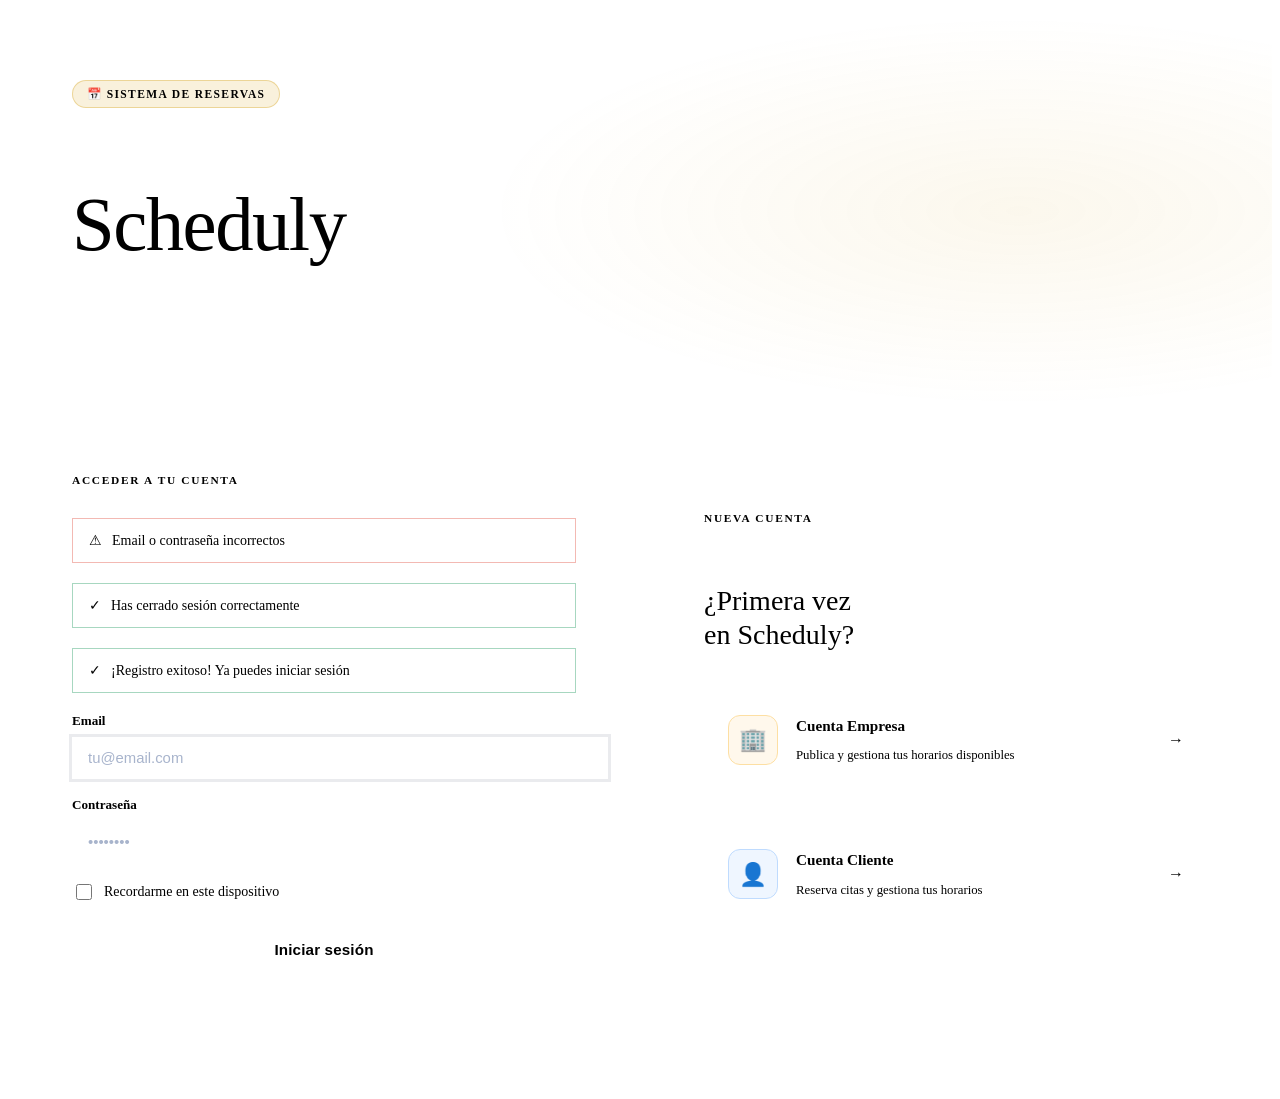
<file: src/main/resources/templates/index.html>
<!DOCTYPE html>
<html xmlns:th="http://www.thymeleaf.org">
<head>
    <meta charset="UTF-8">
    <meta name="viewport" content="width=device-width, initial-scale=1.0">
    <title>Scheduly — Gestión de Horarios</title>
    <link rel="stylesheet" th:href="@{/css/index-style.css}">
    <style>
        body { background: var(--surface); display: flex; flex-direction: column; }

        /* HERO */
        .hero {
            background: var(--navy);
            padding: 72px 64px 60px;
            position: relative;
            overflow: hidden;
        }

        .hero::before {
            content: '';
            position: absolute;
            inset: 0;
            background: radial-gradient(ellipse 70% 80% at 80% 50%, rgba(212,160,23,0.08) 0%, transparent 60%);
            pointer-events: none;
        }

        .hero-inner { position: relative; z-index: 1; max-width: 560px; }

        .hero-tag {
            display: inline-flex;
            align-items: center;
            gap: 8px;
            background: rgba(212,160,23,0.15);
            border: 1px solid rgba(212,160,23,0.35);
            color: var(--amber-light);
            font-size: 0.72rem;
            font-weight: 600;
            letter-spacing: 0.12em;
            text-transform: uppercase;
            padding: 6px 14px;
            border-radius: 99px;
            margin-bottom: 28px;
        }

        .hero h1 {
            font-family: 'DM Serif Display', Georgia, serif;
            font-size: clamp(3rem, 6vw, 5rem);
            font-weight: 400;
            line-height: 1;
            letter-spacing: -0.02em;
            color: var(--white);
            margin-bottom: 18px;
        }

        .hero h1 .accent { color: var(--amber); }

        .hero p {
            color: rgba(255,255,255,0.5);
            font-size: 1.05rem;
            line-height: 1.65;
            max-width: 400px;
        }

        /* GRID */
        .page-grid {
            display: grid;
            grid-template-columns: 1fr 1fr;
            flex: 1;
        }

        /* LOGIN PANEL */
        .login-panel {
            padding: 60px 64px;
            display: flex;
            flex-direction: column;
            justify-content: center;
            border-right: 1px solid var(--border);
            background: var(--white);
        }

        .panel-label {
            font-size: 0.71rem;
            font-weight: 600;
            letter-spacing: 0.15em;
            text-transform: uppercase;
            color: var(--muted);
            margin-bottom: 32px;
            display: flex;
            align-items: center;
            gap: 12px;
        }

        .panel-label::after {
            content: '';
            flex: 1;
            height: 1px;
            background: var(--border);
        }

        .form-group { margin-bottom: 18px; }

        .form-group label {
            display: block;
            font-size: 0.82rem;
            font-weight: 600;
            color: var(--text);
            margin-bottom: 8px;
        }

        .form-group input {
            width: 100%;
            padding: 13px 16px;
            border: 1.5px solid var(--border);
            border-radius: var(--radius);
            font-family: 'DM Sans', sans-serif;
            font-size: 0.93rem;
            color: var(--text);
            background: var(--white);
            transition: border-color 0.18s, box-shadow 0.18s;
            outline: none;
        }

        .form-group input:focus {
            border-color: var(--navy);
            box-shadow: 0 0 0 3px rgba(27,42,74,0.09);
        }

        .form-group input::placeholder { color: #A8B4CC; }

        .check-row {
            display: flex;
            align-items: center;
            gap: 9px;
            margin-bottom: 24px;
            font-size: 0.875rem;
            color: var(--muted);
        }

        .check-row input[type="checkbox"] {
            width: 16px;
            height: 16px;
            accent-color: var(--navy);
            cursor: pointer;
        }

        .btn-login {
            width: 100%;
            padding: 14px;
            background: var(--navy);
            color: var(--white);
            border: none;
            border-radius: var(--radius);
            font-family: 'DM Sans', sans-serif;
            font-size: 0.95rem;
            font-weight: 700;
            cursor: pointer;
            transition: background 0.18s, transform 0.15s, box-shadow 0.18s;
            letter-spacing: 0.01em;
        }

        .btn-login:hover {
            background: var(--navy-light);
            transform: translateY(-1px);
            box-shadow: 0 6px 20px rgba(27,42,74,0.25);
        }

        .alert {
            padding: 13px 16px;
            border-radius: var(--radius);
            font-size: 0.875rem;
            margin-bottom: 20px;
            display: flex;
            align-items: center;
            gap: 10px;
            font-weight: 500;
        }

        .alert-danger  { background: var(--danger-bg);  color: var(--danger);  border: 1px solid #F3B9B3; }
        .alert-success { background: var(--success-bg); color: var(--success); border: 1px solid #A7D7C0; }

        /* REGISTER PANEL */
        .register-panel {
            padding: 60px 64px;
            display: flex;
            flex-direction: column;
            justify-content: center;
            background: var(--surface);
        }

        .reg-title {
            font-family: 'DM Serif Display', Georgia, serif;
            font-size: 1.75rem;
            font-weight: 400;
            margin-bottom: 28px;
            color: var(--navy);
            line-height: 1.2;
        }

        .account-cards { display: flex; flex-direction: column; gap: 14px; }

        .account-card {
            background: var(--white);
            border: 1.5px solid var(--border);
            border-radius: var(--radius-lg);
            padding: 22px 24px;
            display: flex;
            align-items: center;
            gap: 18px;
            text-decoration: none;
            color: var(--text);
            transition: border-color 0.2s, transform 0.2s, box-shadow 0.2s;
            box-shadow: var(--shadow-sm);
        }

        .account-card:hover {
            transform: translateY(-2px);
            box-shadow: var(--shadow-md);
            color: var(--text);
            text-decoration: none;
        }

        .account-card.empresa:hover { border-color: var(--amber); }
        .account-card.cliente:hover { border-color: #3b82f6; }

        .card-icon {
            width: 48px; height: 48px;
            border-radius: 12px;
            display: flex;
            align-items: center;
            justify-content: center;
            flex-shrink: 0;
            font-size: 1.4rem;
        }

        .card-icon.empresa { background: #FFF8EC; border: 1px solid #FDDFA3; }
        .card-icon.cliente { background: #EFF6FF; border: 1px solid #BFDBFE; }

        .card-text { flex: 1; }

        .card-text h3 {
            font-size: 0.95rem;
            font-weight: 700;
            margin-bottom: 3px;
            color: var(--navy);
        }

        .card-text p { font-size: 0.8rem; color: var(--muted); line-height: 1.4; }

        .card-arrow {
            margin-left: auto;
            color: var(--muted);
            font-size: 1rem;
            transition: transform 0.2s, color 0.2s;
            flex-shrink: 0;
        }

        .account-card:hover .card-arrow { transform: translateX(4px); color: var(--navy); }

        /* FOOTER */
        .footer {
            background: var(--navy-dark);
            color: rgba(255,255,255,0.35);
            text-align: center;
            padding: 22px;
            font-size: 0.79rem;
        }

        .footer strong { color: rgba(255,255,255,0.6); }

        @media (max-width: 900px) {
            .page-grid { grid-template-columns: 1fr; }
            .login-panel { border-right: none; border-bottom: 1px solid var(--border); padding: 48px 32px; }
            .register-panel { padding: 48px 32px; }
            .hero { padding: 52px 32px 44px; }
        }
    </style>
</head>
<body>

    <div class="hero">
        <div class="hero-inner">
            <div class="hero-tag">&#128197; Sistema de reservas</div>
            <h1>Sched<span class="accent">uly</span></h1>
            <p>Gestión de horarios para empresas y clientes. Simple, rápido y seguro.</p>
        </div>
    </div>

    <div class="page-grid">

        <!-- LOGIN -->
        <div class="login-panel">
            <div class="panel-label">Acceder a tu cuenta</div>

            <div th:if="${error}" class="alert alert-danger">
                &#9888; <span th:text="${error}">Email o contraseña incorrectos</span>
            </div>
            <div th:if="${logout}" class="alert alert-success">
                &#10003; <span th:text="${logout}">Has cerrado sesión correctamente</span>
            </div>
            <div th:if="${registro}" class="alert alert-success">
                &#10003; <span th:text="${registro}">¡Registro exitoso! Ya puedes iniciar sesión</span>
            </div>

            <form th:action="@{/login}" method="post">
                <div class="form-group">
                    <label for="username">Email</label>
                    <input type="email" id="username" name="username" placeholder="tu@email.com" required autofocus>
                </div>
                <div class="form-group">
                    <label for="password">Contraseña</label>
                    <input type="password" id="password" name="password" placeholder="••••••••" required>
                </div>
                <div class="check-row">
                    <input type="checkbox" id="remember-me" name="remember-me">
                    <label for="remember-me">Recordarme en este dispositivo</label>
                </div>
                <button type="submit" class="btn-login">Iniciar sesión</button>
            </form>
        </div>

        <!-- REGISTER -->
        <div class="register-panel">
            <div class="panel-label">Nueva cuenta</div>
            <p class="reg-title">¿Primera vez<br>en Scheduly?</p>

            <div class="account-cards">
                <a href="/registro?tipo=empresa" class="account-card empresa">
                    <div class="card-icon empresa">&#127970;</div>
                    <div class="card-text">
                        <h3>Cuenta Empresa</h3>
                        <p>Publica y gestiona tus horarios disponibles</p>
                    </div>
                    <span class="card-arrow">&#8594;</span>
                </a>

                <a href="/registro?tipo=cliente" class="account-card cliente">
                    <div class="card-icon cliente">&#128100;</div>
                    <div class="card-text">
                        <h3>Cuenta Cliente</h3>
                        <p>Reserva citas y gestiona tus horarios</p>
                    </div>
                    <span class="card-arrow">&#8594;</span>
                </a>
            </div>
        </div>
    </div>

    <div class="footer">
        <strong>Scheduly</strong> &mdash; &copy; 2026 Sistema de Gestión de Horarios
    </div>

</body>
</html>
</file>
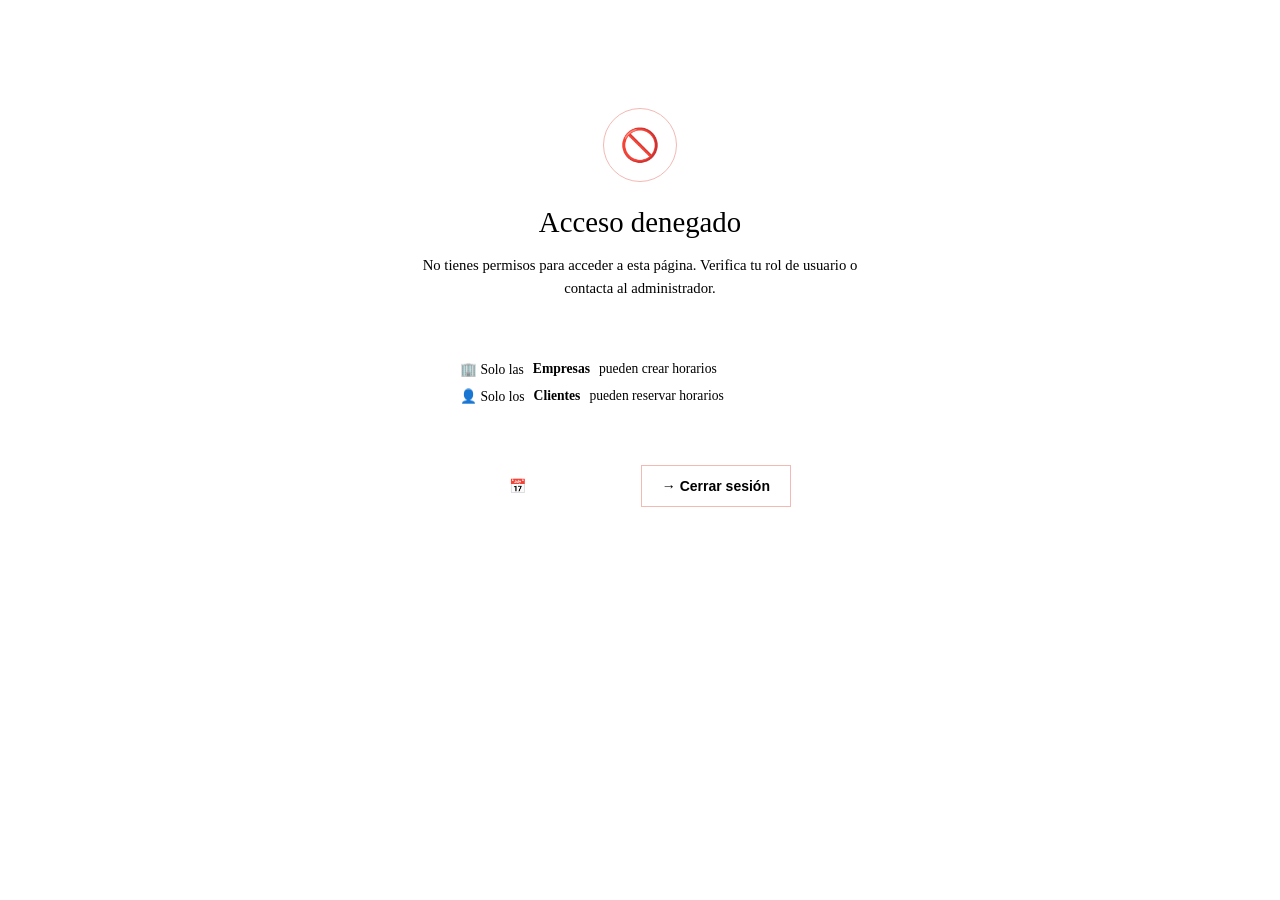
<file: src/main/resources/templates/acceso-denegado.html>
<!DOCTYPE html>
<html xmlns:th="http://www.thymeleaf.org">
<head>
    <meta charset="UTF-8">
    <meta name="viewport" content="width=device-width, initial-scale=1.0">
    <title>Acceso Denegado — Scheduly</title>
    <link rel="stylesheet" th:href="@{/css/index-style.css}">
    <style>
        body { display: flex; align-items: center; justify-content: center; padding: 40px 20px; }

        .error-card {
            background: white;
            border: 1.5px solid var(--border);
            border-radius: var(--radius-lg);
            padding: 60px 48px;
            text-align: center;
            max-width: 480px;
            width: 100%;
            box-shadow: var(--shadow-md);
        }

        .icon-wrap {
            width: 72px; height: 72px;
            background: var(--danger-bg);
            border-radius: 50%;
            display: flex; align-items: center; justify-content: center;
            margin: 0 auto 24px;
            font-size: 2rem;
            border: 1px solid #F3B9B3;
        }

        .error-card h1 {
            font-family: 'DM Serif Display', Georgia, serif;
            font-size: 1.8rem;
            font-weight: 400;
            margin-bottom: 12px;
            color: var(--danger);
        }

        .error-card p {
            color: var(--muted);
            font-size: 0.92rem;
            line-height: 1.6;
            margin-bottom: 28px;
        }

        .info-box {
            background: var(--surface);
            border: 1px solid var(--border);
            border-radius: var(--radius);
            padding: 16px 20px;
            text-align: left;
            margin-bottom: 28px;
        }

        .info-box ul { list-style: none; display: flex; flex-direction: column; gap: 10px; }

        .info-box li {
            font-size: 0.85rem;
            color: var(--muted);
            display: flex;
            align-items: center;
            gap: 9px;
        }

        .info-box li strong { color: var(--text); }

        .btn-row { display: flex; gap: 10px; justify-content: center; flex-wrap: wrap; }

        .btn-primary {
            display: inline-flex;
            align-items: center;
            gap: 6px;
            background: var(--navy);
            color: white;
            border: none;
            border-radius: var(--radius);
            padding: 12px 20px;
            font-family: 'DM Sans', sans-serif;
            font-size: 0.875rem;
            font-weight: 600;
            text-decoration: none;
            cursor: pointer;
            transition: background 0.18s;
        }

        .btn-primary:hover { background: var(--navy-light); color: white; text-decoration: none; }

        .btn-outline {
            display: inline-flex;
            align-items: center;
            gap: 6px;
            background: none;
            color: var(--danger);
            border: 1.5px solid #F3B9B3;
            border-radius: var(--radius);
            padding: 12px 20px;
            font-family: 'DM Sans', sans-serif;
            font-size: 0.875rem;
            font-weight: 600;
            cursor: pointer;
            transition: all 0.18s;
        }

        .btn-outline:hover { background: var(--danger-bg); border-color: var(--danger); }
    </style>
</head>
<body>
    <div class="error-card">
        <div class="icon-wrap">&#128683;</div>
        <h1>Acceso denegado</h1>
        <p>No tienes permisos para acceder a esta página. Verifica tu rol de usuario o contacta al administrador.</p>

        <div class="info-box">
            <ul>
                <li>&#127970; Solo las <strong>Empresas</strong> pueden crear horarios</li>
                <li>&#128100; Solo los <strong>Clientes</strong> pueden reservar horarios</li>
            </ul>
        </div>

        <div class="btn-row">
            <a href="/horarios" class="btn-primary">
                &#128197; Ir a horarios
            </a>
            <form th:action="@{/logout}" method="post" style="margin:0">
                <input type="hidden" th:name="${_csrf.parameterName}" th:value="${_csrf.token}"/>
                <button type="submit" class="btn-outline">
                    &#8594; Cerrar sesión
                </button>
            </form>
        </div>
    </div>
</body>
</html>
</file>
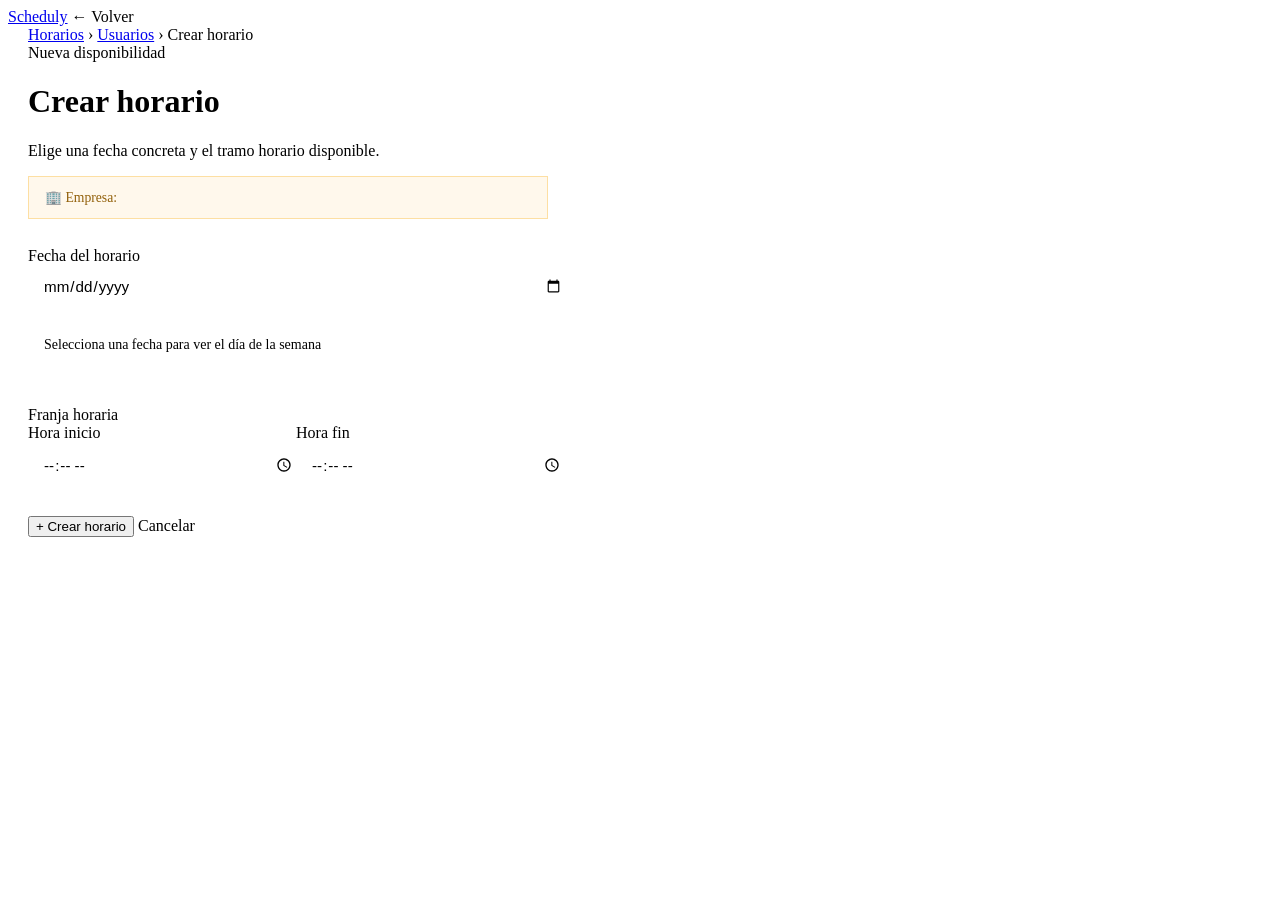
<file: src/main/resources/templates/CrearHorario.html>
<!DOCTYPE html>
<html xmlns:th="http://www.thymeleaf.org">
<head>
    <meta charset="UTF-8">
    <meta name="viewport" content="width=device-width, initial-scale=1.0">
    <title>Crear Horario — Scheduly</title>
    <link rel="stylesheet" th:href="@{/css/index-style.css}">
    <style>
        body { display: flex; flex-direction: column; }

        .time-row { display: grid; grid-template-columns: 1fr 1fr; gap: 16px; margin-bottom: 28px; }

        input[type="date"],
        input[type="time"] {
            width: 100%;
            padding: 12px 15px;
            border: 1.5px solid var(--border);
            border-radius: var(--radius);
            font-family: 'DM Sans', sans-serif;
            font-size: 0.95rem;
            color: var(--text);
            background: white;
            transition: border-color 0.18s, box-shadow 0.18s;
            outline: none;
        }

        input[type="date"]:focus,
        input[type="time"]:focus {
            border-color: var(--navy);
            box-shadow: 0 0 0 3px rgba(27,42,74,0.09);
        }

        .date-preview {
            background: var(--surface);
            border: 1px solid var(--border);
            border-radius: var(--radius);
            padding: 14px 16px;
            margin-bottom: 24px;
            font-size: 0.875rem;
            color: var(--muted);
            min-height: 46px;
            display: flex;
            align-items: center;
            gap: 10px;
            transition: background 0.2s;
        }

        .date-preview.has-date { background: #EFF2FA; color: var(--navy); font-weight: 600; }

        .empresa-banner {
            background: #FFF8EC;
            border: 1px solid #FDDFA3;
            border-radius: var(--radius);
            padding: 12px 16px;
            font-size: 0.855rem;
            color: #92600A;
            margin-bottom: 28px;
            display: flex;
            align-items: center;
            gap: 8px;
        }

        @media (max-width: 600px) { .time-row { grid-template-columns: 1fr; } }
    </style>
</head>
<body>

<nav class="topbar">
    <a href="/horarios" class="logo">Scheduly</a>
    <a th:href="${adminMode} ? '/usuarios' : '/horarios'" class="back-link">&#8592; Volver</a>
</nav>

<div class="form-page-body">
    <div style="width:100%;max-width:520px;padding:0 20px;">

        <div class="breadcrumb">
            <a href="/horarios">Horarios</a>
            &#8250;
            <span th:if="${adminMode}"><a href="/usuarios">Usuarios</a> &#8250; </span>
            <span>Crear horario</span>
        </div>

        <div class="form-card">
            <div class="form-header">
                <div class="eyebrow">Nueva disponibilidad</div>
                <h1>Crear horario</h1>
                <p>Elige una fecha concreta y el tramo horario disponible.</p>
            </div>

            <div class="empresa-banner" th:if="${adminMode}">
                &#127970; Empresa: <strong th:text="${empresa.nombre != null ? empresa.nombre : empresa.email}"></strong>
            </div>

            <form th:action="${adminMode} ? '/horarios/crear-admin/' + ${empresa.email} : '/horarios/crear/' + ${empresa.email}"
                  method="post">

                <div class="form-group">
                    <label class="field-label" for="fecha">Fecha del horario</label>
                    <input type="date" id="fecha" name="fecha" required
                           th:min="${#temporals.format(#temporals.createNow(), 'yyyy-MM-dd')}"
                           onchange="actualizarPreview(this.value)">
                </div>

                <!-- Preview legible del día -->
                <div class="date-preview" id="datePreview">
                    Selecciona una fecha para ver el día de la semana
                </div>

                <div class="section-divider">Franja horaria</div>

                <div class="time-row">
                    <div>
                        <label class="field-label" for="horaInicio">Hora inicio</label>
                        <input type="time" id="horaInicio" name="horaInicio" required>
                    </div>
                    <div>
                        <label class="field-label" for="horaFin">Hora fin</label>
                        <input type="time" id="horaFin" name="horaFin" required>
                    </div>
                </div>

                <div class="btn-row">
                    <button type="submit" class="btn-submit">&#43; Crear horario</button>
                    <a th:href="${adminMode} ? '/usuarios' : '/horarios'" class="btn-cancel">Cancelar</a>
                </div>
            </form>
        </div>
    </div>
</div>

<script>
    const DIAS = ['Domingo','Lunes','Martes','Miércoles','Jueves','Viernes','Sábado'];
    const MESES = ['enero','febrero','marzo','abril','mayo','junio','julio','agosto','septiembre','octubre','noviembre','diciembre'];

    function actualizarPreview(valor) {
        const preview = document.getElementById('datePreview');
        if (!valor) {
            preview.textContent = 'Selecciona una fecha para ver el día de la semana';
            preview.classList.remove('has-date');
            return;
        }
        // Parsear sin problema de zona horaria
        const [y, m, d] = valor.split('-').map(Number);
        const fecha = new Date(y, m - 1, d);
        const dia = DIAS[fecha.getDay()];
        const texto = `${dia}, ${d} de ${MESES[m - 1]} de ${y}`;
        preview.textContent = '📅 ' + texto;
        preview.classList.add('has-date');
    }

    // Validar que hora fin > hora inicio al enviar
    document.querySelector('form').addEventListener('submit', function(e) {
        const ini = document.getElementById('horaInicio').value;
        const fin = document.getElementById('horaFin').value;
        if (ini && fin && fin <= ini) {
            e.preventDefault();
            alert('La hora de fin debe ser posterior a la hora de inicio');
        }
    });
</script>
</body>
</html>
</file>
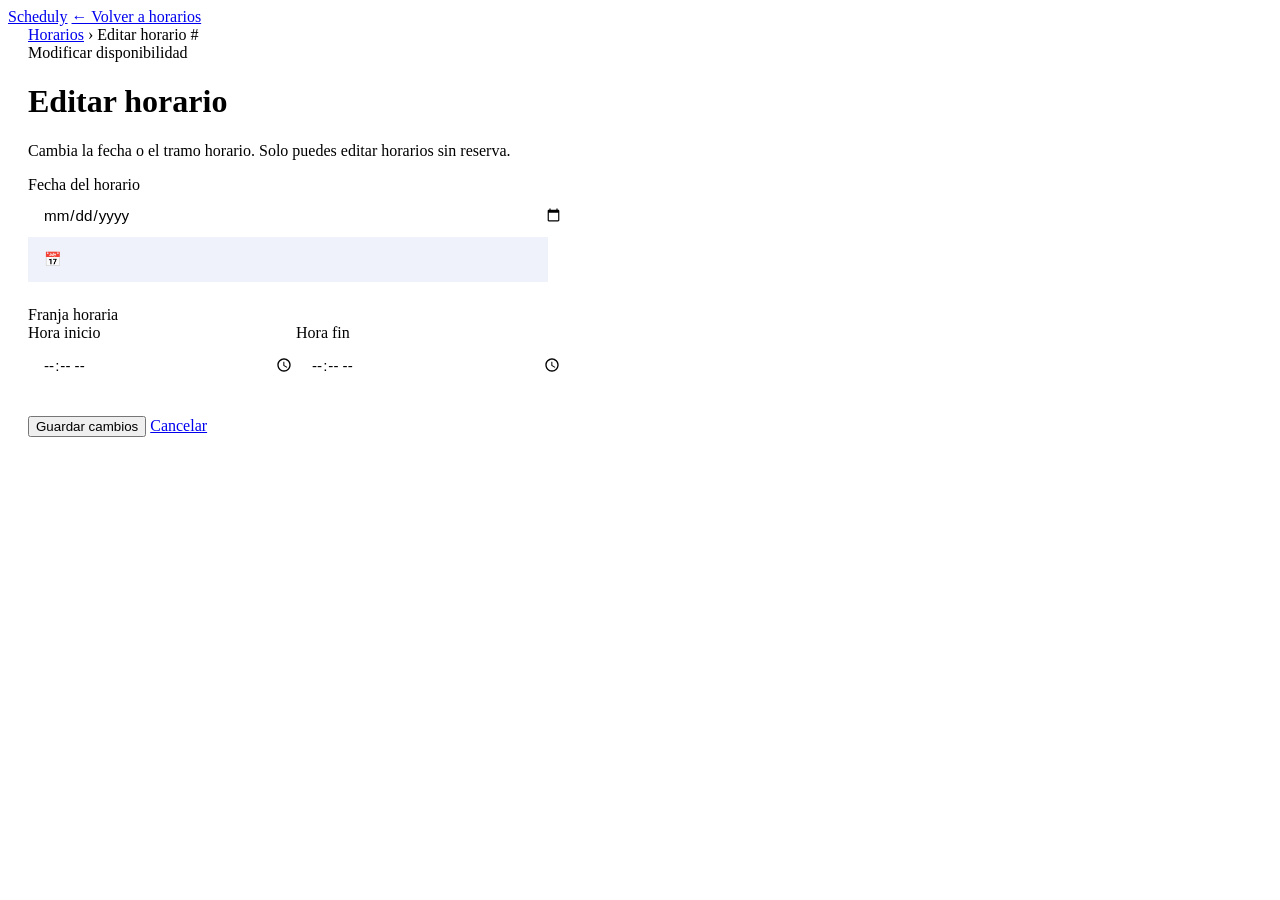
<file: src/main/resources/templates/EditarHorario.html>
<!DOCTYPE html>
<html xmlns:th="http://www.thymeleaf.org">
<head>
    <meta charset="UTF-8">
    <meta name="viewport" content="width=device-width, initial-scale=1.0">
    <title>Editar Horario — Scheduly</title>
    <link rel="stylesheet" th:href="@{/css/index-style.css}">
    <style>
        body { display: flex; flex-direction: column; }
        .time-row { display: grid; grid-template-columns: 1fr 1fr; gap: 16px; margin-bottom: 28px; }

        input[type="date"],
        input[type="time"] {
            width: 100%;
            padding: 12px 15px;
            border: 1.5px solid var(--border);
            border-radius: var(--radius);
            font-family: 'DM Sans', sans-serif;
            font-size: 0.95rem;
            color: var(--text);
            background: white;
            transition: border-color 0.18s, box-shadow 0.18s;
            outline: none;
        }

        input[type="date"]:focus,
        input[type="time"]:focus {
            border-color: var(--navy);
            box-shadow: 0 0 0 3px rgba(27,42,74,0.09);
        }

        .date-preview {
            background: var(--surface);
            border: 1px solid var(--border);
            border-radius: var(--radius);
            padding: 14px 16px;
            margin-bottom: 24px;
            font-size: 0.875rem;
            display: flex;
            align-items: center;
            gap: 10px;
            transition: background 0.2s;
        }

        .date-preview.has-date { background: #EFF2FA; color: var(--navy); font-weight: 600; }

        @media (max-width: 600px) { .time-row { grid-template-columns: 1fr; } }
    </style>
</head>
<body>

<nav class="topbar">
    <a href="/horarios" class="logo">Scheduly</a>
    <a href="/horarios" class="back-link">&#8592; Volver a horarios</a>
</nav>

<div class="form-page-body">
    <div style="width:100%;max-width:520px;padding:0 20px;">

        <div class="breadcrumb">
            <a href="/horarios">Horarios</a> &#8250; <span>Editar horario #<span th:text="${horario.id}"></span></span>
        </div>

        <div class="form-card">
            <div class="form-header">
                <div class="eyebrow">Modificar disponibilidad</div>
                <h1>Editar horario</h1>
                <p>Cambia la fecha o el tramo horario. Solo puedes editar horarios sin reserva.</p>
            </div>

            <form th:action="@{/horarios/editar/{id}(id=${horario.id})}" method="post">

                <div class="form-group">
                    <label class="field-label" for="fecha">Fecha del horario</label>
                    <input type="date" id="fecha" name="fecha" required
                           th:value="${horario.fecha}"
                           onchange="actualizarPreview(this.value)">
                </div>

                <div class="date-preview has-date" id="datePreview">
                    &#128197; <span id="previewText"></span>
                </div>

                <div class="section-divider">Franja horaria</div>

                <div class="time-row">
                    <div>
                        <label class="field-label" for="horaInicio">Hora inicio</label>
                        <input type="time" id="horaInicio" name="horaInicio" required
                               th:value="${horario.horaInicio}">
                    </div>
                    <div>
                        <label class="field-label" for="horaFin">Hora fin</label>
                        <input type="time" id="horaFin" name="horaFin" required
                               th:value="${horario.horaFin}">
                    </div>
                </div>

                <div class="btn-row">
                    <button type="submit" class="btn-submit">Guardar cambios</button>
                    <a href="/horarios" class="btn-cancel">Cancelar</a>
                </div>
            </form>
        </div>
    </div>
</div>

<script>
    const DIAS = ['Domingo','Lunes','Martes','Miércoles','Jueves','Viernes','Sábado'];
    const MESES = ['enero','febrero','marzo','abril','mayo','junio','julio','agosto','septiembre','octubre','noviembre','diciembre'];

    function actualizarPreview(valor) {
        const preview = document.getElementById('datePreview');
        const text = document.getElementById('previewText');
        if (!valor) { preview.classList.remove('has-date'); text.textContent = ''; return; }
        const [y, m, d] = valor.split('-').map(Number);
        const fecha = new Date(y, m - 1, d);
        text.textContent = `${DIAS[fecha.getDay()]}, ${d} de ${MESES[m-1]} de ${y}`;
        preview.classList.add('has-date');
    }

    // Inicializar preview con la fecha actual del horario
    const fechaInput = document.getElementById('fecha');
    if (fechaInput.value) actualizarPreview(fechaInput.value);

    document.querySelector('form').addEventListener('submit', function(e) {
        const ini = document.getElementById('horaInicio').value;
        const fin = document.getElementById('horaFin').value;
        if (ini && fin && fin <= ini) {
            e.preventDefault();
            alert('La hora de fin debe ser posterior a la hora de inicio');
        }
    });
</script>
</body>
</html>
</file>
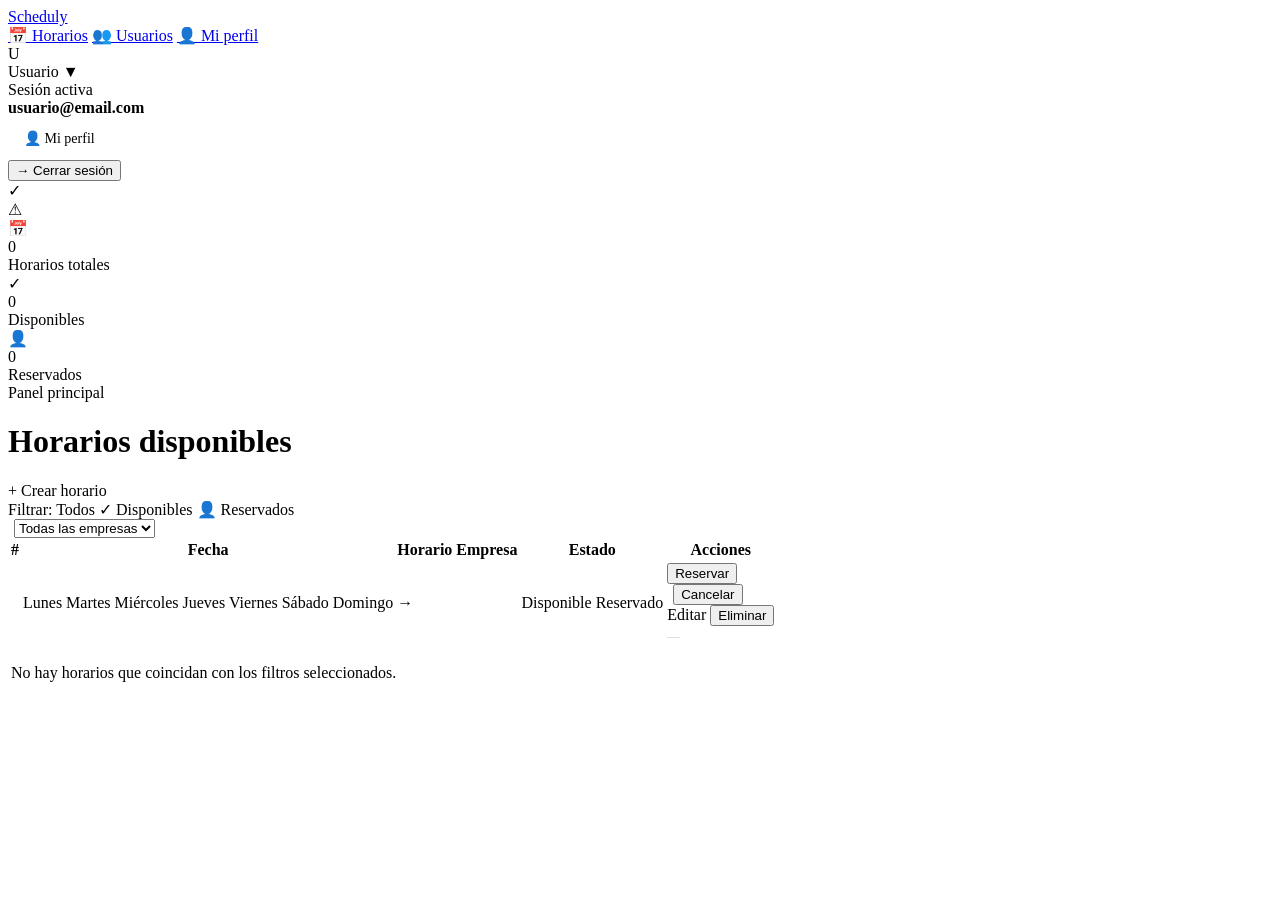
<file: src/main/resources/templates/HorariosList.html>
<!DOCTYPE html>
<html xmlns:th="http://www.thymeleaf.org"
      xmlns:sec="http://www.thymeleaf.org/extras/spring-security">
<head>
    <meta charset="UTF-8">
    <meta name="viewport" content="width=device-width, initial-scale=1.0">
    <title>Horarios — Scheduly</title>
    <link rel="stylesheet" th:href="@{/css/index-style.css}">
</head>
<body>

<!-- NAVBAR -->
<nav class="navbar">
    <div class="nav-left">
        <a href="/horarios" class="logo">Scheduly</a>
        <div class="nav-links">
            <a href="/horarios" class="nav-link active">&#128197; Horarios</a>
            <a href="/usuarios" class="nav-link" sec:authorize="hasAuthority('EMPRESA')">&#128101; Usuarios</a>
            <a href="/horarios/perfil" class="nav-link">&#128100; Mi perfil</a>
        </div>
    </div>
    <div class="nav-right">
        <div class="user-chip">
            <div class="user-avatar" th:text="${#strings.substring(#authentication.principal.username, 0, 1).toUpperCase()}">U</div>
            <span sec:authentication="name">Usuario</span>
            <span class="chevron">&#9660;</span>
            <div class="user-dropdown">
                <div class="dropdown-header">
                    <div class="dh-label">Sesión activa</div>
                    <strong sec:authentication="name">usuario@email.com</strong>
                </div>
                <a href="/horarios/perfil" style="display:flex;align-items:center;gap:9px;padding:13px 16px;text-decoration:none;font-size:0.875rem;font-weight:500;color:var(--text);transition:background 0.15s;" onmouseover="this.style.background='var(--surface)'" onmouseout="this.style.background='none'">
                    &#128100; Mi perfil
                </a>
                <form th:action="@{/logout}" method="post" style="margin:0">
                    <input type="hidden" th:name="${_csrf.parameterName}" th:value="${_csrf.token}"/>
                    <button type="submit" class="btn-logout">&#8594; Cerrar sesión</button>
                </form>
            </div>
        </div>
    </div>
</nav>

<!-- FLASH MESSAGES -->
<div th:if="${exito}" class="flash-bar exito">&#10003; <span th:text="${exito}"></span></div>
<div th:if="${error}"  class="flash-bar error">&#9888; <span th:text="${error}"></span></div>

<div class="page">

    <!-- STATS (solo EMPRESA) -->
    <div class="stats-row" sec:authorize="hasAuthority('EMPRESA')" th:if="${stats != null}">
        <div class="stat-card">
            <div class="stat-icon total">&#128197;</div>
            <div class="stat-data">
                <div class="stat-number" th:text="${stats.total}">0</div>
                <div class="stat-label">Horarios totales</div>
            </div>
        </div>
        <div class="stat-card">
            <div class="stat-icon available">&#10003;</div>
            <div class="stat-data">
                <div class="stat-number" th:text="${stats.disponibles}">0</div>
                <div class="stat-label">Disponibles</div>
            </div>
        </div>
        <div class="stat-card">
            <div class="stat-icon reserved">&#128100;</div>
            <div class="stat-data">
                <div class="stat-number" th:text="${stats.reservadas}">0</div>
                <div class="stat-label">Reservados</div>
            </div>
        </div>
    </div>

    <!-- HEADER -->
    <div class="page-header">
        <div class="page-header-left">
            <div class="eyebrow">Panel principal</div>
            <h1>Horarios disponibles</h1>
        </div>
        <div sec:authorize="hasAuthority('EMPRESA')">
            <a th:href="@{/horarios/crear/{email}(email=${usuarioActual.email})}" class="btn-create">
                &#43; Crear horario
            </a>
        </div>
    </div>

    <!-- FILTROS -->
    <div class="filter-bar">
        <span class="filter-label">Filtrar:</span>

        <a th:href="@{/horarios}" class="filter-chip" th:classappend="${filtroEstado == null} ? 'active' : ''">
            Todos
        </a>
        <a th:href="@{/horarios(estado='disponible')}" class="filter-chip" th:classappend="${filtroEstado == 'disponible'} ? 'active' : ''">
            &#10003; Disponibles
        </a>
        <a th:href="@{/horarios(estado='reservado')}" class="filter-chip" th:classappend="${filtroEstado == 'reservado'} ? 'active' : ''">
            &#128100; Reservados
        </a>

        <!-- Filtro por empresa (visible para todos) -->
        <form method="get" action="/horarios" style="display:flex;align-items:center;gap:8px;margin-left:6px" th:if="${!#lists.isEmpty(empresas)}">
            <input type="hidden" name="estado" th:value="${filtroEstado}"/>
            <select name="empresaId" class="filter-select" onchange="this.form.submit()">
                <option value="">Todas las empresas</option>
                <option th:each="emp : ${empresas}"
                        th:value="${emp.id}"
                        th:text="${emp.nombre != null ? emp.nombre : emp.email}"
                        th:selected="${filtroEmpresa != null and filtroEmpresa == emp.id.toString()}">
                </option>
            </select>
        </form>
    </div>

    <!-- TABLA -->
    <div class="table-wrapper">
        <table>
            <thead>
                <tr>
                    <th>#</th>
                    <th>Fecha</th>
                    <th>Horario</th>
                    <th>Empresa</th>
                    <th>Estado</th>
                    <th>Acciones</th>
                </tr>
            </thead>
            <tbody>
                <tr th:each="horario : ${horarios}">
                    <td class="id-cell" th:text="${horario.id}"></td>

                    <!-- Fecha con día de la semana -->
                    <td>
                        <div class="date-block">
                            <span class="date-main"
                                  th:text="${#temporals.format(horario.fecha, 'dd MMM yyyy')}">
                            </span>
                            <span class="date-day" th:switch="${horario.diaSemana.name()}">
                                <span th:case="'MONDAY'">Lunes</span>
                                <span th:case="'TUESDAY'">Martes</span>
                                <span th:case="'WEDNESDAY'">Miércoles</span>
                                <span th:case="'THURSDAY'">Jueves</span>
                                <span th:case="'FRIDAY'">Viernes</span>
                                <span th:case="'SATURDAY'">Sábado</span>
                                <span th:case="'SUNDAY'">Domingo</span>
                            </span>
                        </div>
                    </td>

                    <td class="time-cell">
                        <span th:text="${horario.horaInicio}"></span>
                        <span class="time-sep">&rarr;</span>
                        <span th:text="${horario.horaFin}"></span>
                    </td>

                    <td class="empresa-cell"
                        th:text="${horario.empresa.nombre != null ? horario.empresa.nombre : horario.empresa.email}">
                    </td>

                    <td>
                        <span th:if="${horario.clienteReservado == null}" class="badge badge-available">
                            Disponible
                        </span>
                        <span th:if="${horario.clienteReservado != null}" class="badge badge-reserved">
                            Reservado
                        </span>
                    </td>

                    <!-- ACCIONES -->
                    <td>
                        <div class="actions-cell">

                            <!-- CLIENTE: reservar / cancelar propia reserva -->
                            <div sec:authorize="hasAuthority('CLIENTE')">
                                <form th:if="${horario.clienteReservado == null}"
                                      th:action="@{/horarios/reservar/{id}(id=${horario.id})}" method="post">
                                    <input type="hidden" th:name="${_csrf.parameterName}" th:value="${_csrf.token}"/>
                                    <button type="submit" class="btn-sm book">Reservar</button>
                                </form>
                                <div th:if="${horario.clienteReservado != null}">
                                    <span class="client-name" style="margin-right:6px"
                                          th:text="${horario.clienteReservado.nombre != null ? horario.clienteReservado.nombre : horario.clienteReservado.email}">
                                    </span>
                                    <!-- Solo el propio cliente puede cancelar -->
                                    <form th:if="${horario.clienteReservado.email == #authentication.principal.username}"
                                          th:action="@{/horarios/cancelar/{id}(id=${horario.id})}" method="post" style="display:inline">
                                        <input type="hidden" th:name="${_csrf.parameterName}" th:value="${_csrf.token}"/>
                                        <button type="submit" class="btn-sm cancel"
                                                onclick="return confirm('¿Seguro que quieres cancelar esta reserva?')">
                                            Cancelar
                                        </button>
                                    </form>
                                </div>
                            </div>

                            <!-- EMPRESA: editar / eliminar sus propios horarios -->
                            <div sec:authorize="hasAuthority('EMPRESA')"
                                 th:if="${horario.empresa.email == #authentication.principal.username}">
                                <a th:if="${horario.clienteReservado == null}"
                                   th:href="@{/horarios/editar/{id}(id=${horario.id})}"
                                   class="btn-sm edit">Editar</a>
                                <form th:action="@{/horarios/eliminar/{id}(id=${horario.id})}" method="post" style="display:inline">
                                    <input type="hidden" th:name="${_csrf.parameterName}" th:value="${_csrf.token}"/>
                                    <button type="submit" class="btn-sm delete"
                                            onclick="return confirm('¿Eliminar este horario?')">
                                        Eliminar
                                    </button>
                                </form>
                            </div>

                            <!-- EMPRESA viendo horarios de otras empresas -->
                            <div sec:authorize="hasAuthority('EMPRESA')"
                                 th:if="${horario.empresa.email != #authentication.principal.username}">
                                <span th:if="${horario.clienteReservado != null}" class="client-name"
                                      th:text="${horario.clienteReservado.nombre != null ? horario.clienteReservado.nombre : horario.clienteReservado.email}">
                                </span>
                                <span th:if="${horario.clienteReservado == null}" style="color:#ccc;font-size:0.82rem">&mdash;</span>
                            </div>

                        </div>
                    </td>
                </tr>

                <tr th:if="${#lists.isEmpty(horarios)}">
                    <td colspan="6">
                        <div class="empty-state">
                            <p>No hay horarios que coincidan con los filtros seleccionados.</p>
                        </div>
                    </td>
                </tr>
            </tbody>
        </table>
    </div>

</div>
</body>
</html>
</file>
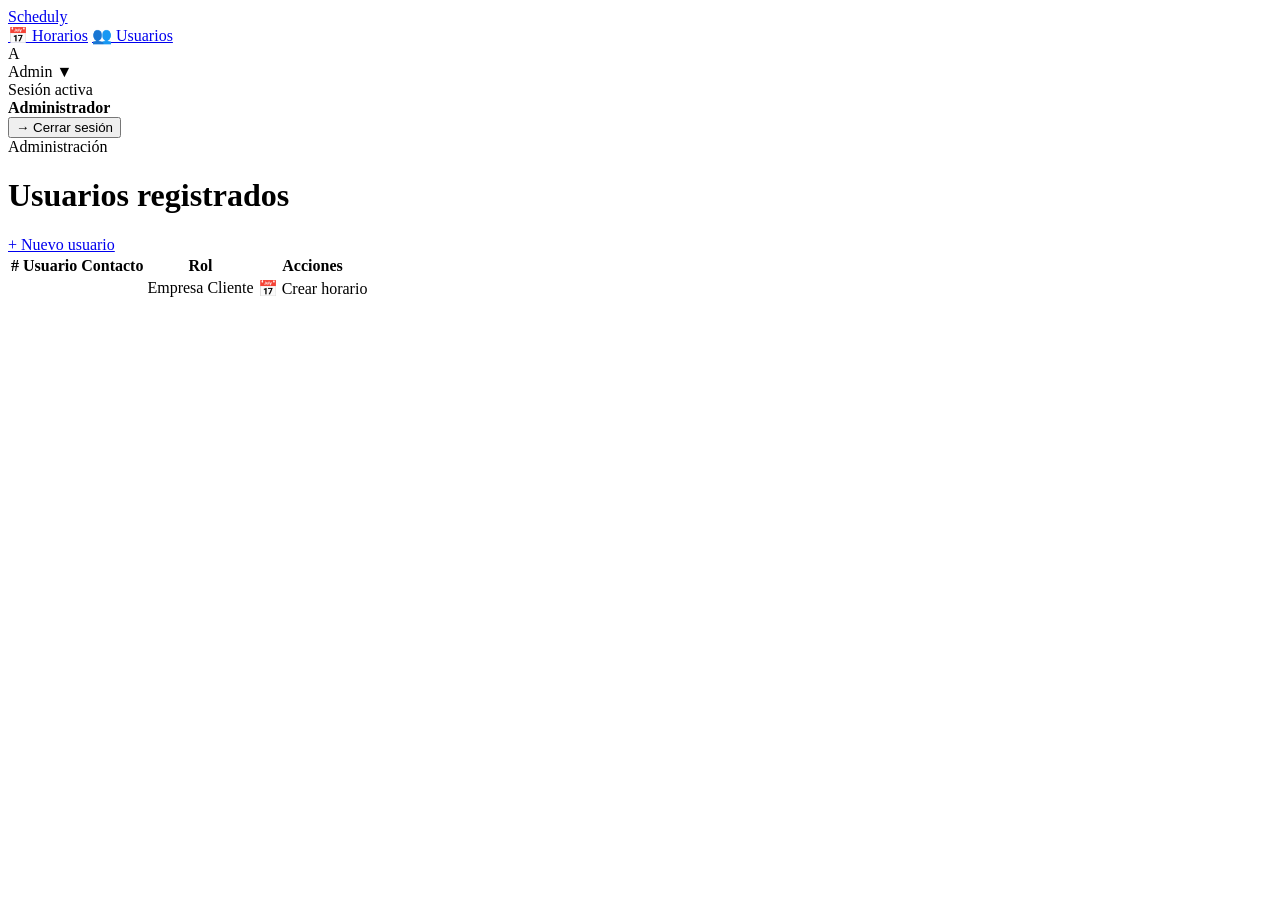
<file: src/main/resources/templates/ListarUsuarios.html>
<!DOCTYPE html>
<html xmlns:th="http://www.thymeleaf.org">
<head>
    <meta charset="UTF-8">
    <meta name="viewport" content="width=device-width, initial-scale=1.0">
    <title>Usuarios — Scheduly</title>
    <link rel="stylesheet" th:href="@{/css/index-style.css}">
</head>
<body>

    <nav class="navbar">
        <div class="nav-left">
            <a href="/horarios" class="logo">Scheduly</a>
            <div class="nav-links">
                <a href="/horarios" class="nav-link">&#128197; Horarios</a>
                <a href="/usuarios" class="nav-link active">&#128101; Usuarios</a>
            </div>
        </div>
        <div class="nav-right">
            <div class="user-chip">
                <div class="user-avatar">A</div>
                <span>Admin</span>
                <span class="chevron">&#9660;</span>
                <div class="user-dropdown">
                    <div class="dropdown-header">
                        <div class="dh-label">Sesión activa</div>
                        <strong>Administrador</strong>
                    </div>
                    <form th:action="@{/logout}" method="post" style="margin:0">
                        <input type="hidden" th:name="${_csrf.parameterName}" th:value="${_csrf.token}"/>
                        <button type="submit" class="btn-logout">&#8594; Cerrar sesión</button>
                    </form>
                </div>
            </div>
        </div>
    </nav>

    <div class="page">
        <div class="page-header">
            <div class="page-header-left">
                <div class="eyebrow">Administración</div>
                <h1>Usuarios registrados</h1>
            </div>
            <a href="/usuarios/crear" class="btn-create">
                &#43; Nuevo usuario
            </a>
        </div>

        <div class="table-wrapper">
            <table>
                <thead>
                    <tr>
                        <th>#</th>
                        <th>Usuario</th>
                        <th>Contacto</th>
                        <th>Rol</th>
                        <th>Acciones</th>
                    </tr>
                </thead>
                <tbody>
                    <tr th:each="usuario : ${usuarios}">
                        <td class="id-cell" th:text="${usuario.id}"></td>
                        <td>
                            <div class="user-info">
                                <span class="user-name" th:text="${usuario.nombre != null ? usuario.nombre : '—'}"></span>
                                <span class="user-email" th:text="${usuario.email}"></span>
                            </div>
                        </td>
                        <td>
                            <div class="user-info">
                                <span th:text="${usuario.telefono != null ? usuario.telefono : '—'}" style="font-size:0.87rem"></span>
                                <span th:text="${usuario.direccion != null ? usuario.direccion : ''}" style="font-size:0.78rem;color:var(--muted)"></span>
                            </div>
                        </td>
                        <td>
                            <span th:if="${usuario.rol.name() == 'EMPRESA'}" class="badge badge-empresa">
                                Empresa
                            </span>
                            <span th:if="${usuario.rol.name() == 'CLIENTE'}" class="badge badge-cliente">
                                Cliente
                            </span>
                        </td>
                        <td>
                            <!-- BUG FIX: el admin puede crear horarios para cualquier empresa -->
                            <a th:if="${usuario.rol.name() == 'EMPRESA'}"
                               th:href="@{/horarios/crear-admin/{email}(email=${usuario.email})}"
                               class="btn-action">
                                &#128197; Crear horario
                            </a>
                        </td>
                    </tr>
                </tbody>
            </table>
        </div>
    </div>

</body>
</html>
</file>
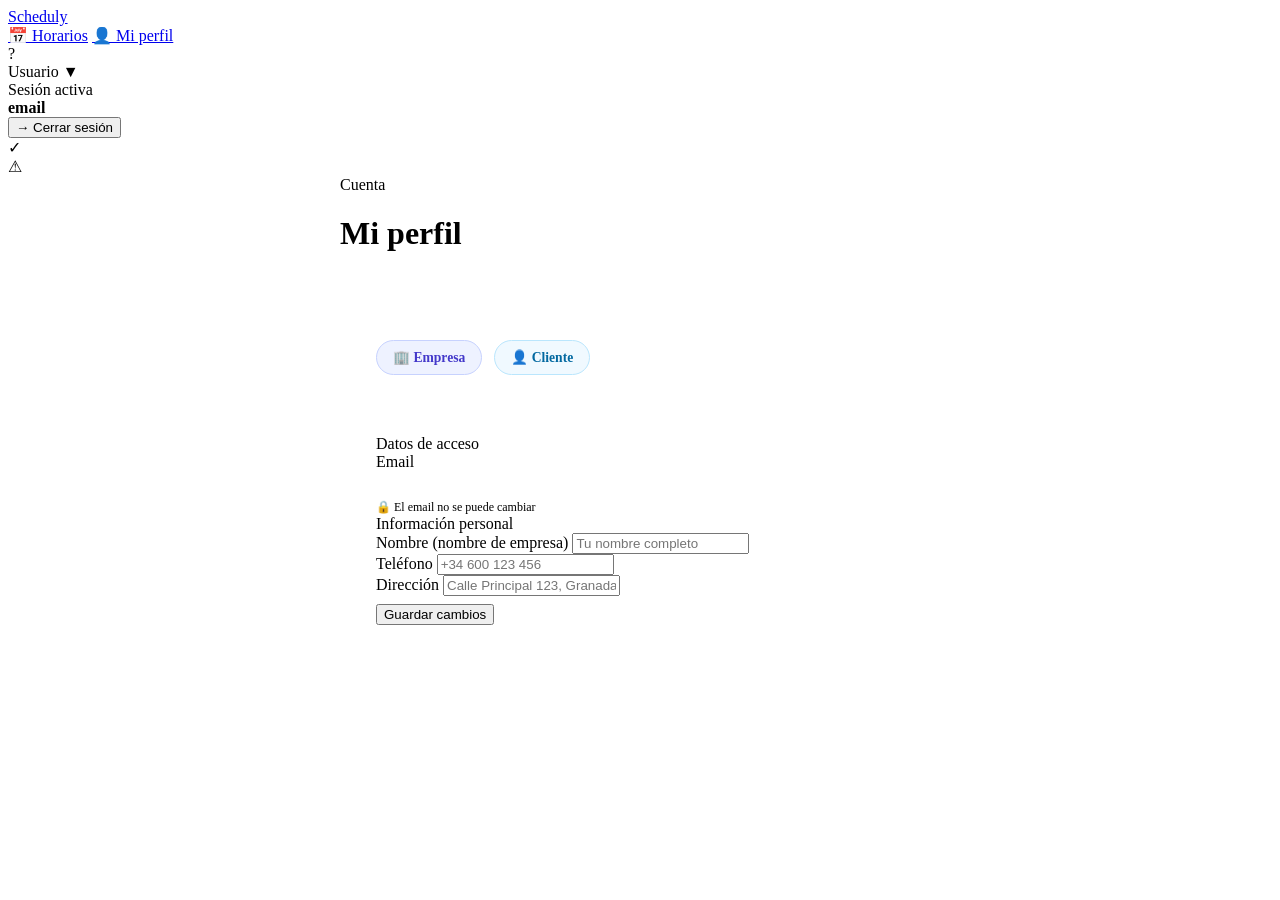
<file: src/main/resources/templates/Perfil.html>
<!DOCTYPE html>
<html xmlns:th="http://www.thymeleaf.org">
<head>
    <meta charset="UTF-8">
    <meta name="viewport" content="width=device-width, initial-scale=1.0">
    <title>Mi Perfil — Scheduly</title>
    <link rel="stylesheet" th:href="@{/css/index-style.css}">
    <style>
        body { display: flex; flex-direction: column; }

        .read-field {
            padding: 12px 15px;
            background: var(--surface);
            border: 1.5px solid var(--border);
            border-radius: var(--radius);
            font-size: 0.92rem;
            color: var(--muted);
            font-style: italic;
        }

        .rol-block {
            display: flex;
            gap: 12px;
            margin-bottom: 32px;
            padding-bottom: 28px;
            border-bottom: 1px solid var(--border);
        }

        .rol-pill {
            display: inline-flex;
            align-items: center;
            gap: 7px;
            padding: 8px 16px;
            border-radius: 99px;
            font-size: 0.85rem;
            font-weight: 700;
        }

        .rol-pill.empresa { background: #EEF2FF; color: #4338CA; border: 1px solid #C7D2FE; }
        .rol-pill.cliente { background: #F0F9FF; color: #0369A1; border: 1px solid #BAE6FD; }

        .readonly-note {
            font-size: 0.75rem;
            color: var(--muted);
            margin-top: 5px;
        }
    </style>
</head>
<body>

<nav class="navbar">
    <div class="nav-left">
        <a href="/horarios" class="logo">Scheduly</a>
        <div class="nav-links">
            <a href="/horarios" class="nav-link">&#128197; Horarios</a>
            <a href="/horarios/perfil" class="nav-link active">&#128100; Mi perfil</a>
        </div>
    </div>
    <div class="nav-right">
        <div class="user-chip">
            <div class="user-avatar">?</div>
            <span th:text="${usuario.nombre != null and !#strings.isEmpty(usuario.nombre)} ? ${usuario.nombre} : ${usuario.email}">Usuario</span>
            <span class="chevron">&#9660;</span>
            <div class="user-dropdown">
                <div class="dropdown-header">
                    <div class="dh-label">Sesión activa</div>
                    <strong th:text="${usuario.email}">email</strong>
                </div>
                <form th:action="@{/logout}" method="post" style="margin:0">
                    <input type="hidden" th:name="${_csrf.parameterName}" th:value="${_csrf.token}"/>
                    <button type="submit" class="btn-logout">&#8594; Cerrar sesión</button>
                </form>
            </div>
        </div>
    </div>
</nav>

<div th:if="${exito}" class="flash-bar exito">&#10003; <span th:text="${exito}"></span></div>
<div th:if="${error}"  class="flash-bar error">&#9888; <span th:text="${error}"></span></div>

<div class="page">
    <div style="max-width:600px;margin:0 auto;">

        <div class="page-header" style="margin-bottom:32px">
            <div class="page-header-left">
                <div class="eyebrow">Cuenta</div>
                <h1>Mi perfil</h1>
            </div>
        </div>

        <div style="background:var(--white);border:1.5px solid var(--border);border-radius:var(--radius-lg);padding:36px;box-shadow:var(--shadow-sm);">

            <!-- Avatar + info -->
            <div class="profile-header">
                <div class="profile-avatar"
                     th:text="${(usuario.nombre != null and !#strings.isEmpty(usuario.nombre)) ? #strings.toUpperCase(#strings.substring(usuario.nombre, 0, 1)) : ((usuario.email != null and !#strings.isEmpty(usuario.email)) ? #strings.toUpperCase(#strings.substring(usuario.email, 0, 1)) : '?')}">
                </div>
                <div class="profile-meta">
                    <h2 th:text="${(usuario.nombre != null and !#strings.isEmpty(usuario.nombre)) ? usuario.nombre : 'Sin nombre'}"></h2>
                    <p th:text="${usuario.email}"></p>
                </div>
            </div>

            <!-- Rol -->
            <div class="rol-block">
                <span class="rol-pill empresa" th:if="${usuario.rol.name() == 'EMPRESA'}">&#127970; Empresa</span>
                <span class="rol-pill cliente" th:if="${usuario.rol.name() == 'CLIENTE'}">&#128100; Cliente</span>
            </div>

            <!-- Formulario -->
            <form th:action="@{/horarios/perfil}" method="post">

                <div class="section-divider">Datos de acceso</div>

                <div class="form-group">
                    <label class="field-label">Email</label>
                    <div class="read-field" th:text="${usuario.email}"></div>
                    <div class="readonly-note">&#128274; El email no se puede cambiar</div>
                </div>

                <div class="section-divider">Información personal</div>

                <div class="form-group">
                    <label class="field-label" for="nombre">
                        Nombre
                        <span class="optional" th:if="${usuario.rol.name() == 'EMPRESA'}">(nombre de empresa)</span>
                    </label>
                    <input type="text" id="nombre" name="nombre"
                           th:value="${usuario.nombre}"
                           placeholder="Tu nombre completo">
                </div>

                <div th:if="${usuario.rol.name() == 'EMPRESA'}">
                    <div class="form-group">
                        <label class="field-label" for="telefono">Teléfono</label>
                        <input type="tel" id="telefono" name="telefono"
                               th:value="${usuario.telefono}"
                               placeholder="+34 600 123 456">
                    </div>
                    <div class="form-group">
                        <label class="field-label" for="direccion">Dirección</label>
                        <input type="text" id="direccion" name="direccion"
                               th:value="${usuario.direccion}"
                               placeholder="Calle Principal 123, Granada">
                    </div>
                </div>

                <!-- Campos ocultos para clientes -->
                <th:block th:if="${usuario.rol.name() == 'CLIENTE'}">
                    <input type="hidden" name="telefono" th:value="${usuario.telefono}">
                    <input type="hidden" name="direccion" th:value="${usuario.direccion}">
                </th:block>

                <button type="submit" class="btn-submit" style="margin-top:8px">Guardar cambios</button>
            </form>
        </div>
    </div>
</div>
</body>
</html>
</file>
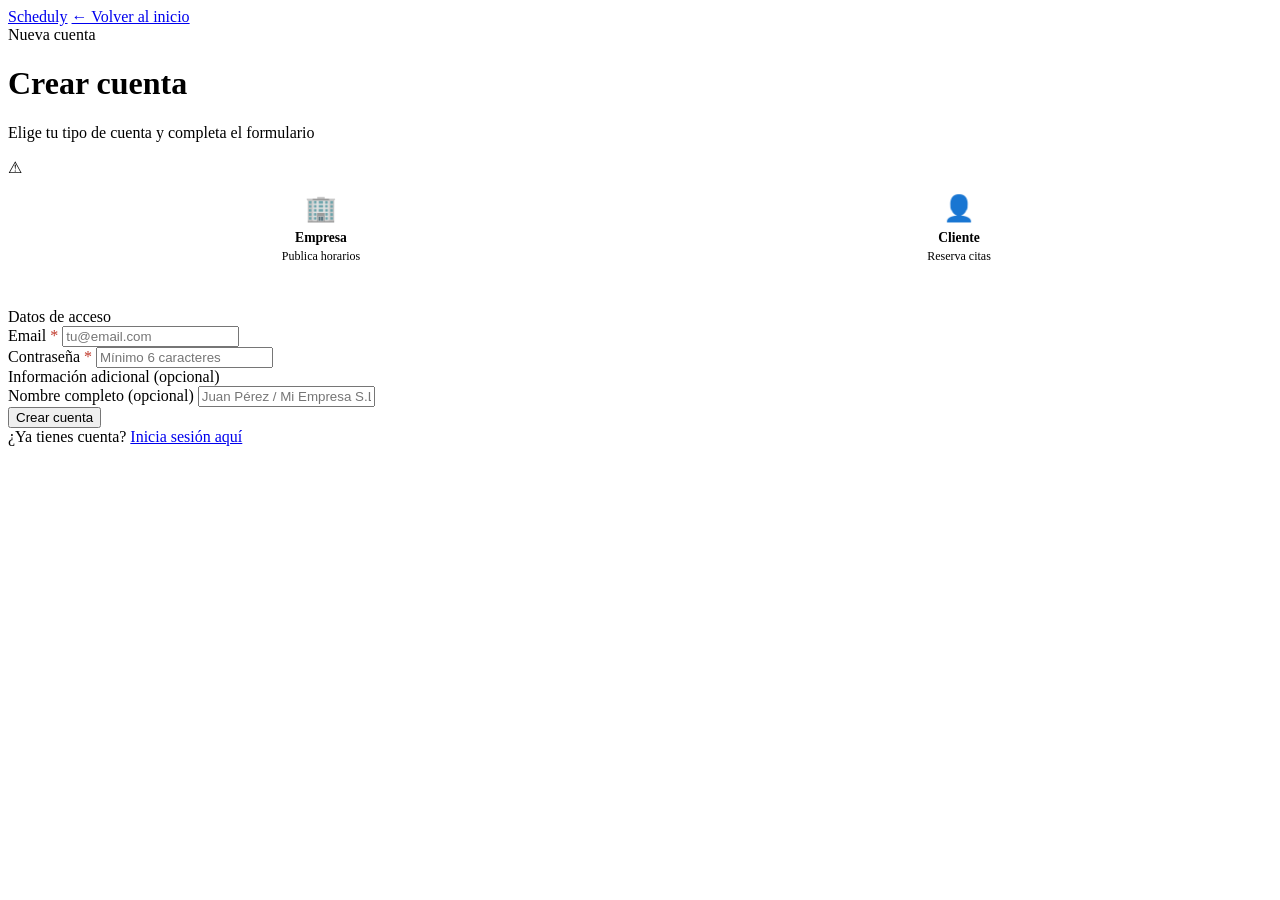
<file: src/main/resources/templates/registro.html>
<!DOCTYPE html>
<html xmlns:th="http://www.thymeleaf.org">
<head>
    <meta charset="UTF-8">
    <meta name="viewport" content="width=device-width, initial-scale=1.0">
    <title>Registro — Scheduly</title>
    <link rel="stylesheet" th:href="@{/css/index-style.css}">
    <style>
        body { display: flex; flex-direction: column; }

        .tipo-selector {
            display: grid;
            grid-template-columns: 1fr 1fr;
            gap: 12px;
            margin-bottom: 28px;
        }

        .tipo-btn {
            border: 2px solid var(--border);
            border-radius: var(--radius);
            padding: 16px 12px;
            cursor: pointer;
            transition: all 0.2s;
            background: white;
            text-align: center;
        }

        .tipo-btn:hover { border-color: var(--navy); }
        .tipo-btn.active.empresa { border-color: var(--amber); background: #FFF8EC; }
        .tipo-btn.active.cliente { border-color: #3b82f6; background: #EFF6FF; }

        .tipo-btn .icon { font-size: 1.6rem; display: block; margin-bottom: 6px; }
        .tipo-btn .tipo-name { font-size: 0.85rem; font-weight: 700; display: block; color: var(--navy); }
        .tipo-btn small { font-size: 0.75rem; color: var(--muted); }

        .hidden-field { display: none; }
    </style>
</head>
<body>

    <div class="topbar">
        <a href="/" class="logo">Scheduly</a>
        <a href="/" class="back-link">&#8592; Volver al inicio</a>
    </div>

    <div class="form-page-body">
        <div class="form-card">
            <div class="form-header">
                <div class="step-tag">Nueva cuenta</div>
                <h1>Crear cuenta</h1>
                <p>Elige tu tipo de cuenta y completa el formulario</p>
            </div>

            <div th:if="${error}" class="alert alert-danger">
                &#9888; <span th:text="${error}"></span>
            </div>

            <div class="tipo-selector" id="tipoSelector">
                <div class="tipo-btn empresa" id="btnEmpresa" onclick="selectTipo('EMPRESA')">
                    <span class="icon">&#127970;</span>
                    <span class="tipo-name">Empresa</span>
                    <small>Publica horarios</small>
                </div>
                <div class="tipo-btn cliente" id="btnCliente" onclick="selectTipo('CLIENTE')">
                    <span class="icon">&#128100;</span>
                    <span class="tipo-name">Cliente</span>
                    <small>Reserva citas</small>
                </div>
            </div>

            <form th:action="@{/registro}" method="post" id="registroForm">
                <input type="hidden" id="rol" name="rol" required>

                <div class="section-divider">Datos de acceso</div>

                <div class="form-group">
                    <label for="email">Email <span style="color:#C0392B">*</span></label>
                    <input type="email" id="email" name="email" placeholder="tu@email.com" required>
                </div>

                <div class="form-group">
                    <label for="password">Contraseña <span style="color:#C0392B">*</span></label>
                    <input type="password" id="password" name="password" placeholder="Mínimo 6 caracteres" minlength="6" required>
                </div>

                <div class="section-divider">Información adicional <span style="font-weight:400;text-transform:none;letter-spacing:0">(opcional)</span></div>

                <div class="form-group">
                    <label for="nombre">Nombre completo <span class="optional">(opcional)</span></label>
                    <input type="text" id="nombre" name="nombre" placeholder="Juan Pérez / Mi Empresa S.L.">
                </div>

                <div class="form-group hidden-field" id="fieldDireccion">
                    <label for="direccion">Dirección <span class="optional">(opcional)</span></label>
                    <input type="text" id="direccion" name="direccion" placeholder="Calle Principal 123, Granada">
                </div>

                <div class="form-group hidden-field" id="fieldTelefono">
                    <label for="telefono">Teléfono <span class="optional">(opcional)</span></label>
                    <input type="tel" id="telefono" name="telefono" placeholder="+34 600 123 456">
                </div>

                <button type="submit" class="btn-submit">Crear cuenta</button>
            </form>

            <div class="login-link">
                ¿Ya tienes cuenta? <a href="/">Inicia sesión aquí</a>
            </div>
        </div>
    </div>

    <script>
        function selectTipo(tipo) {
            document.getElementById('rol').value = tipo;
            document.getElementById('btnEmpresa').classList.toggle('active', tipo === 'EMPRESA');
            document.getElementById('btnCliente').classList.toggle('active', tipo === 'CLIENTE');
            const isEmpresa = tipo === 'EMPRESA';
            document.getElementById('fieldDireccion').style.display = isEmpresa ? 'block' : 'none';
            document.getElementById('fieldTelefono').style.display = isEmpresa ? 'block' : 'none';
        }

        document.addEventListener('DOMContentLoaded', function () {
            const tipo = new URLSearchParams(window.location.search).get('tipo');
            if (tipo) selectTipo(tipo.toUpperCase());
        });

        document.getElementById('registroForm').addEventListener('submit', function (e) {
            if (!document.getElementById('rol').value) {
                e.preventDefault();
                alert('Por favor selecciona el tipo de cuenta');
            }
        });
    </script>
</body>
</html>
</file>
